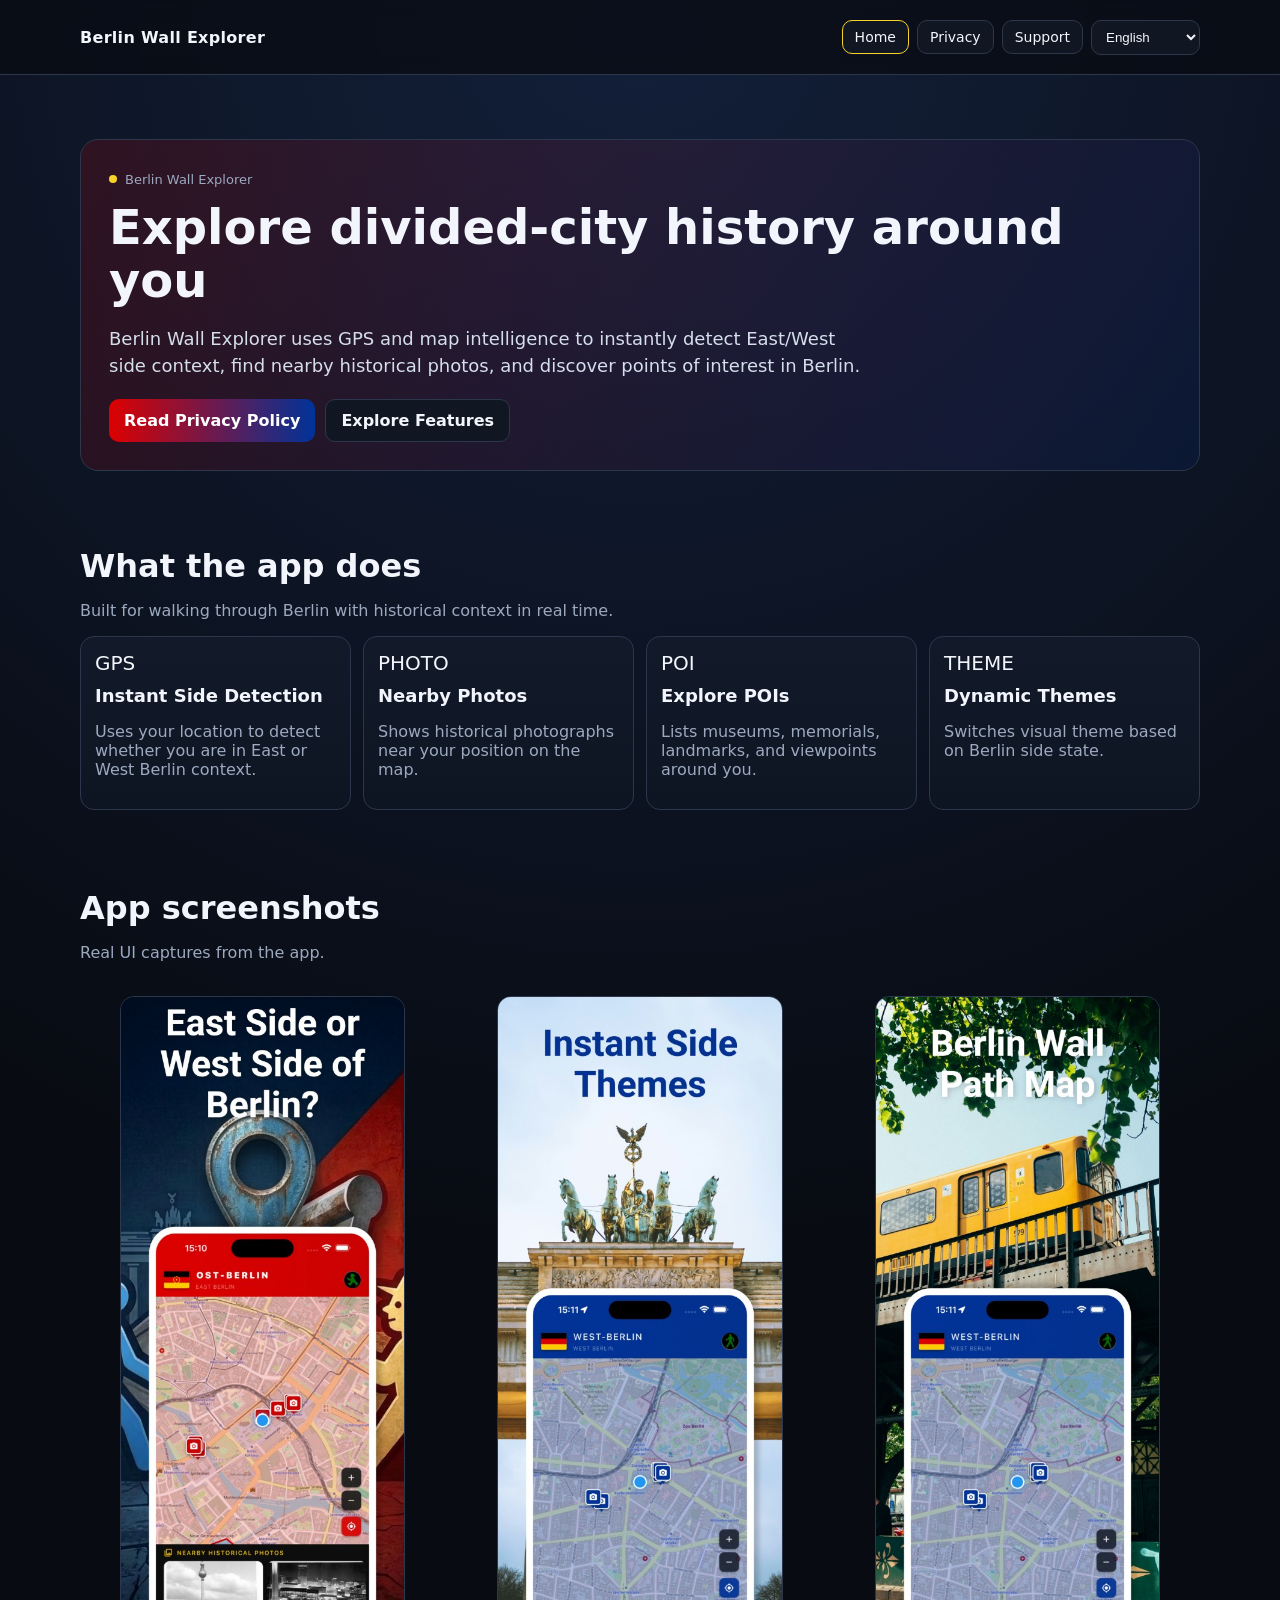
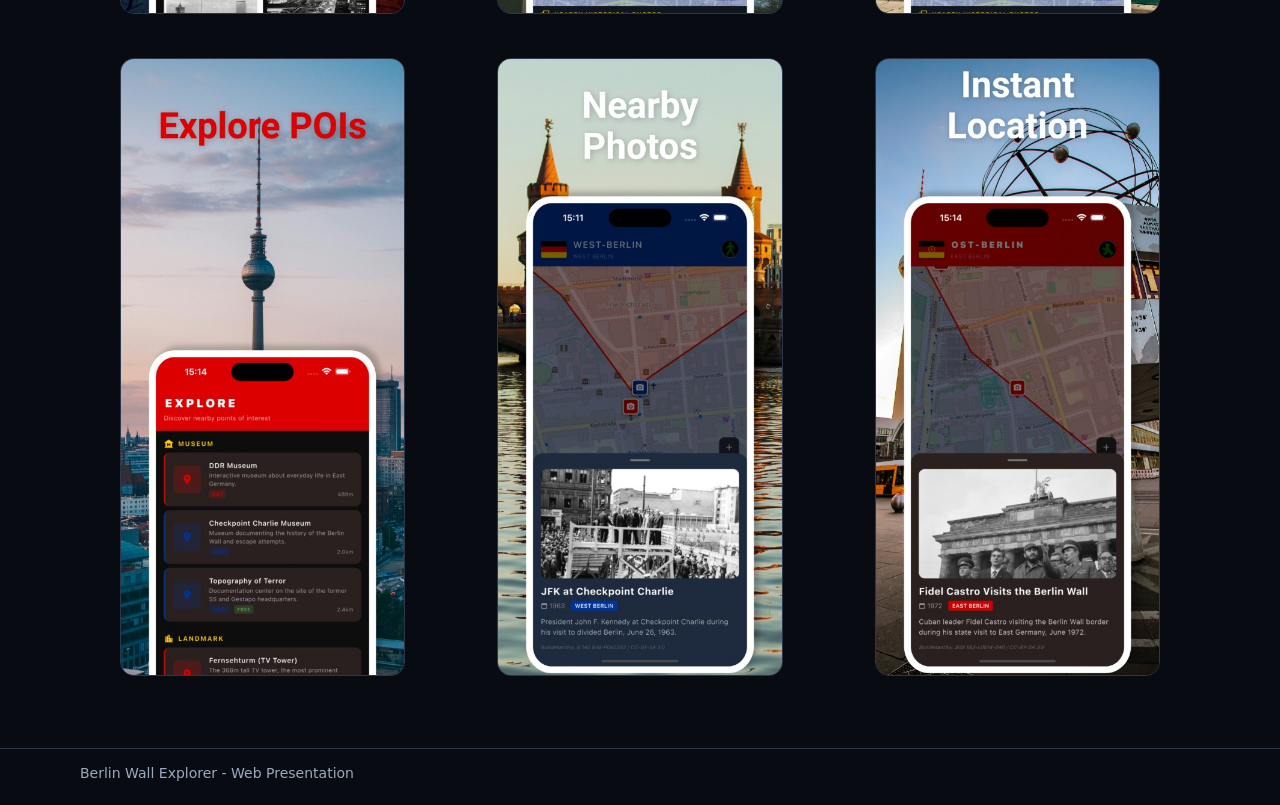
<file: index.html>
<!doctype html>
<html lang="en">
  <head>
    <meta charset="UTF-8" />
    <meta name="viewport" content="width=device-width, initial-scale=1.0" />
    <title>Berlin Wall Explorer</title>
    <meta
      name="description"
      content="Berlin Wall Explorer - GPS based East/West discovery, nearby photos and POIs in Berlin."
    />
    <link rel="stylesheet" href="assets/styles.css" />
  </head>
  <body>
    <header class="site-header">
      <div class="container header-inner">
        <a class="brand" data-link="home" href="./">Berlin Wall Explorer</a>
        <nav class="nav">
          <a class="nav-link active" data-link="home" href="./" data-i18n="home">Home</a>
          <a class="nav-link" data-link="privacy" href="privacy/" data-i18n="privacy">Privacy</a>
          <a class="nav-link" data-link="support" href="support/" data-i18n="support">Support</a>
          <select id="lang-select" class="lang-select" aria-label="Language selector"></select>
        </nav>
      </div>
    </header>

    <main>
      <section class="hero">
        <div class="container">
          <div class="hero-card">
            <div class="hero-content">
              <div class="eyebrow">
                <span class="eyebrow-dot"></span>
                <span data-i18n="heroEyebrow">Berlin Wall Explorer</span>
              </div>
              <h1 data-i18n="heroTitle">Explore divided-city history around you</h1>
              <p class="lead" data-i18n="heroLead">
                Berlin Wall Explorer uses GPS and map intelligence to instantly detect East/West side context, find nearby
                historical photos, and discover points of interest in Berlin.
              </p>
              <div class="cta-row">
                <a class="btn primary" data-link="privacy" href="privacy/" data-i18n="ctaPrivacy">Read Privacy Policy</a>
                <a class="btn secondary" href="#features" data-i18n="ctaStart">Explore Features</a>
              </div>
            </div>
          </div>
        </div>
      </section>

      <section id="features" class="section">
        <div class="container">
          <h2 data-i18n="featuresTitle">What the app does</h2>
          <p data-i18n="featuresLead">Built for walking through Berlin with historical context in real time.</p>
          <div class="feature-grid">
            <article class="feature">
              <div class="icon">GPS</div>
              <h3 data-i18n="f1Title">Instant Side Detection</h3>
              <p data-i18n="f1Body">Uses your location to detect whether you are in East or West Berlin context.</p>
            </article>
            <article class="feature">
              <div class="icon">PHOTO</div>
              <h3 data-i18n="f2Title">Nearby Photos</h3>
              <p data-i18n="f2Body">Shows historical photographs near your position on the map.</p>
            </article>
            <article class="feature">
              <div class="icon">POI</div>
              <h3 data-i18n="f3Title">Explore POIs</h3>
              <p data-i18n="f3Body">Lists museums, memorials, landmarks, and viewpoints around you.</p>
            </article>
            <article class="feature">
              <div class="icon">THEME</div>
              <h3 data-i18n="f4Title">Dynamic Themes</h3>
              <p data-i18n="f4Body">Switches visual theme based on Berlin side state.</p>
            </article>
          </div>
        </div>
      </section>

      <section class="section">
        <div class="container">
          <h2 data-i18n="screenshotsTitle">App screenshots</h2>
          <p data-i18n="screenshotsLead">Real UI captures from the app.</p>
          <div class="gallery">
            <figure class="gallery-item"><img src="assets/screens/01.png" alt="Screenshot 1" loading="lazy" /></figure>
            <figure class="gallery-item"><img src="assets/screens/02.png" alt="Screenshot 2" loading="lazy" /></figure>
            <figure class="gallery-item"><img src="assets/screens/03.png" alt="Screenshot 3" loading="lazy" /></figure>
            <figure class="gallery-item"><img src="assets/screens/04.png" alt="Screenshot 4" loading="lazy" /></figure>
            <figure class="gallery-item"><img src="assets/screens/05.png" alt="Screenshot 5" loading="lazy" /></figure>
            <figure class="gallery-item"><img src="assets/screens/06.png" alt="Screenshot 6" loading="lazy" /></figure>
          </div>
        </div>
      </section>
    </main>

    <footer class="footer">
      <div class="container" data-i18n="footerText">Berlin Wall Explorer - Web Presentation</div>
    </footer>

    <script src="assets/site.js"></script>
  </body>
</html>
</file>
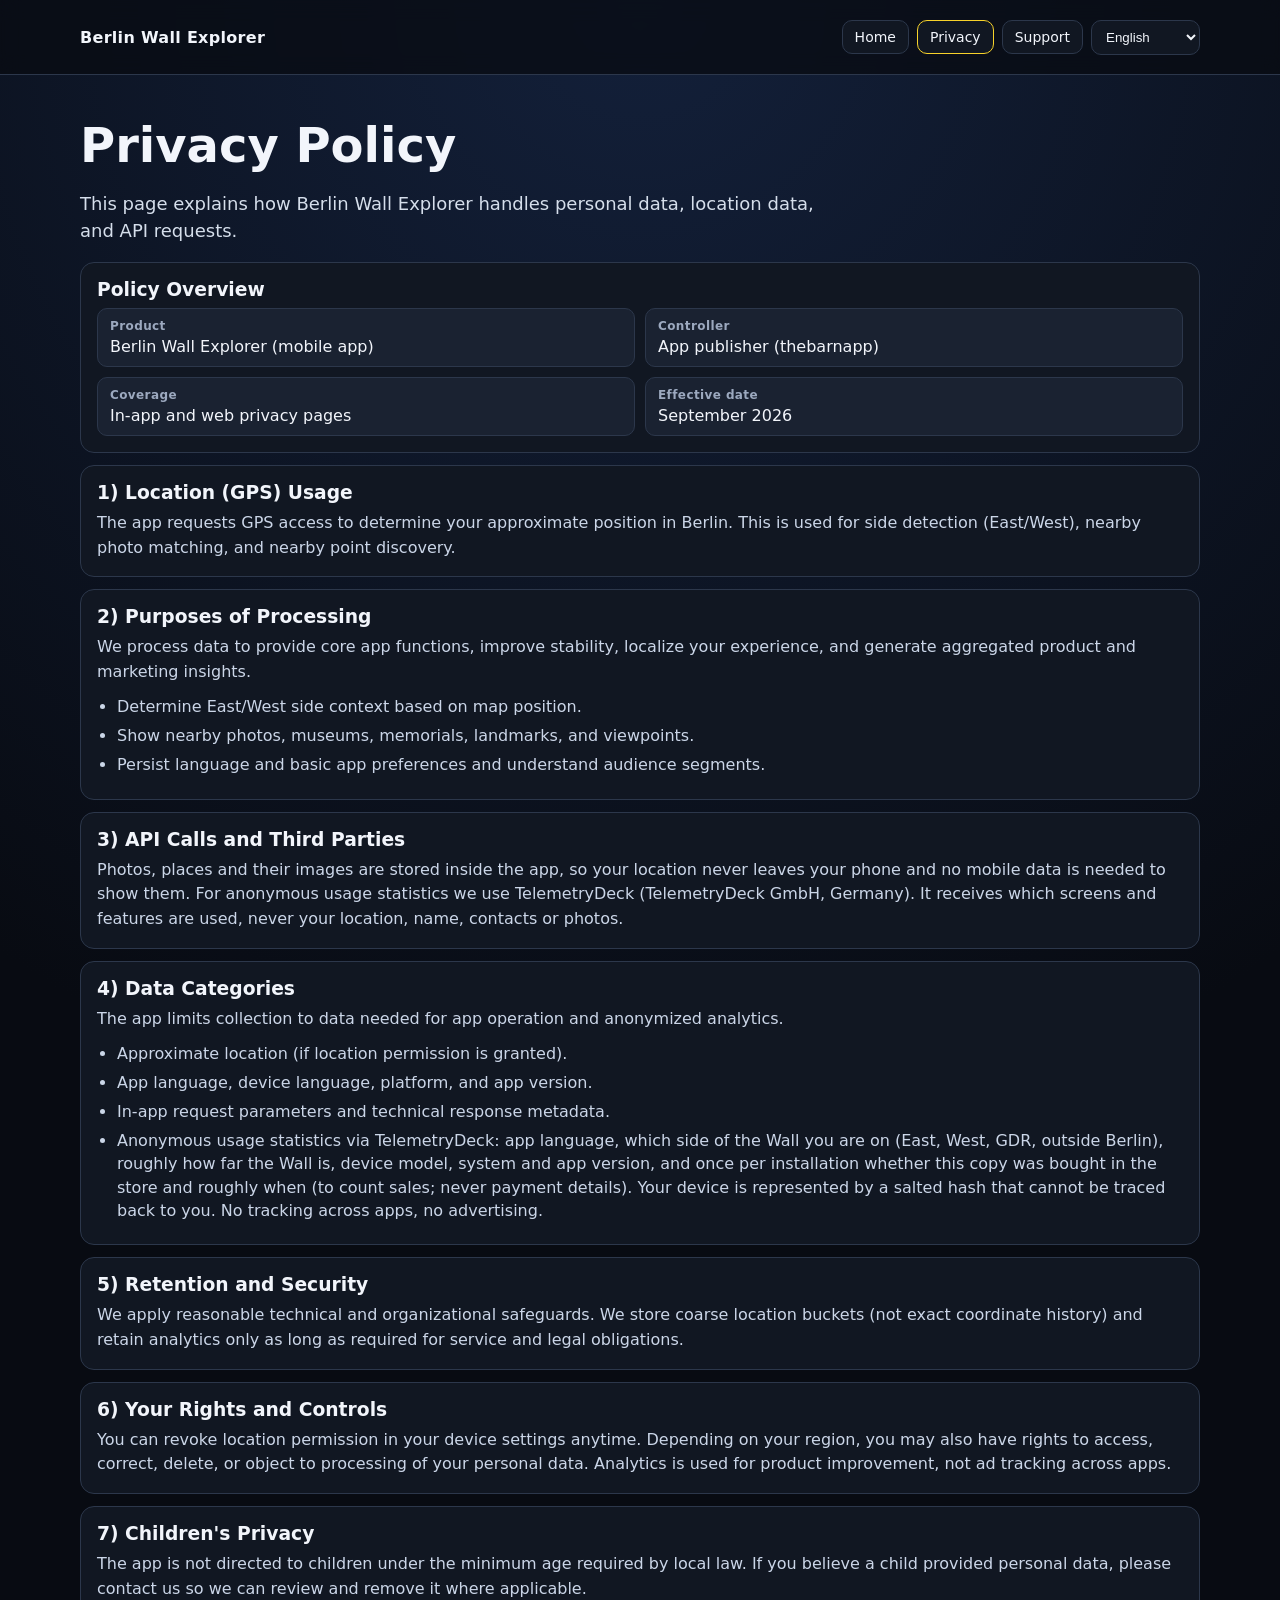
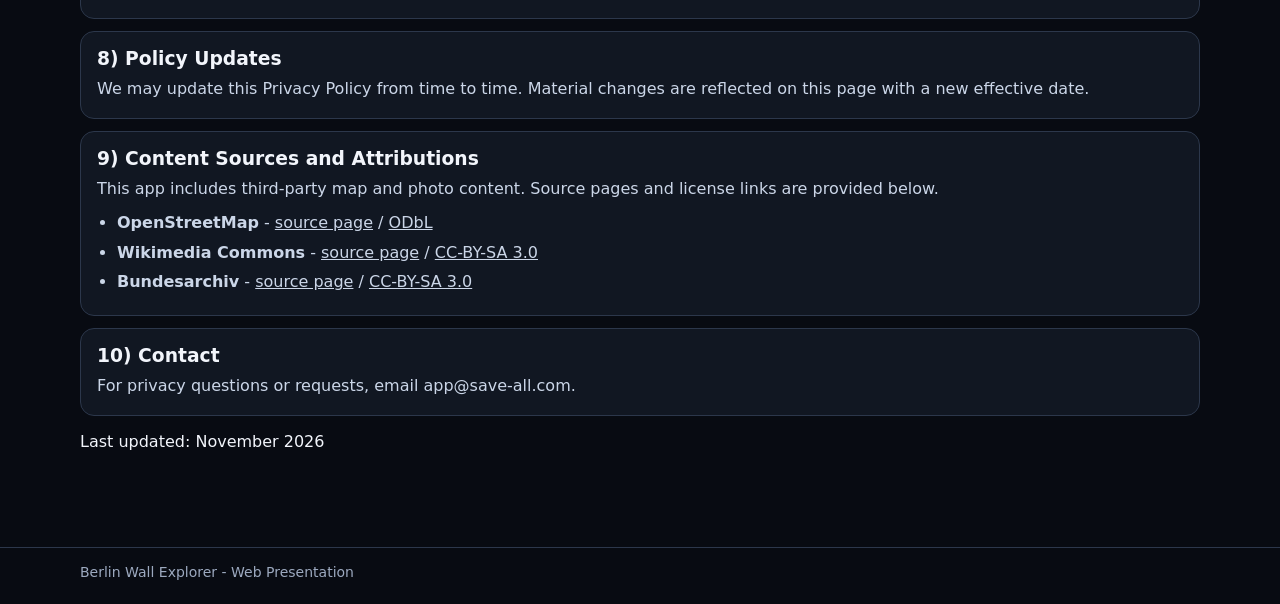
<file: privacy/index.html>
<!doctype html>
<html lang="en">
  <head>
    <meta charset="UTF-8" />
    <meta name="viewport" content="width=device-width, initial-scale=1.0" />
    <title>Privacy Policy | Berlin Wall Explorer</title>
    <meta
      name="description"
      content="Privacy policy for Berlin Wall Explorer and details about GPS, API usage and anonymous analytics."
    />
    <link rel="stylesheet" href="../assets/styles.css" />
  </head>
  <body>
    <header class="site-header">
      <div class="container header-inner">
        <a class="brand" data-link="home" href="../">Berlin Wall Explorer</a>
        <nav class="nav">
          <a class="nav-link" data-link="home" href="../" data-i18n="home">Home</a>
          <a class="nav-link active" data-link="privacy" href="./" data-i18n="privacy">Privacy</a>
          <a class="nav-link" data-link="support" href="../support/" data-i18n="support">Support</a>
          <select id="lang-select" class="lang-select" aria-label="Language selector"></select>
        </nav>
      </div>
    </header>

    <main class="privacy-wrap">
      <div class="container">
        <h1 data-i18n="privacyTitle">Privacy Policy</h1>
        <p class="lead" data-i18n="privacyLead">
          This page explains how Berlin Wall Explorer handles personal data, location data, and API requests.
        </p>

        <section class="privacy-block">
          <h3 data-i18n="pmTitle">Policy Overview</h3>
          <div class="privacy-meta-grid">
            <div><strong data-i18n="pm1">Product</strong><span data-i18n="pm1v">Berlin Wall Explorer (mobile app)</span></div>
            <div><strong data-i18n="pm2">Controller</strong><span data-i18n="pm2v">App publisher (thebarnapp)</span></div>
            <div><strong data-i18n="pm3">Coverage</strong><span data-i18n="pm3v">In-app and web privacy pages</span></div>
            <div><strong data-i18n="pm4">Effective date</strong><span data-i18n="pm4v">September 2026</span></div>
          </div>
        </section>

        <section class="privacy-block">
          <h3 data-i18n="pp1Title">1) Location (GPS) Usage</h3>
          <p data-i18n="pp1Body">
            The app requests GPS access to determine your approximate position in Berlin. This is used for side detection
            (East/West), nearby photo matching, and nearby point discovery.
          </p>
        </section>

        <section class="privacy-block">
          <h3 data-i18n="pp2Title">2) Purposes of Processing</h3>
          <p data-i18n="pp2Body">
            We process data to provide core app functions, improve stability, and localize your experience.
          </p>
          <ul>
            <li data-i18n="pp2List1">Determine East/West side context based on map position.</li>
            <li data-i18n="pp2List2">Show nearby photos, museums, memorials, landmarks, and viewpoints.</li>
            <li data-i18n="pp2List3">Persist language and basic app preferences.</li>
          </ul>
        </section>

        <section class="privacy-block">
          <h3 data-i18n="pp3Title">3) API Calls and Third Parties</h3>
          <p data-i18n="pp3Body">
            Photos, places and their images are stored inside the app, so your location never leaves your phone and no mobile data is needed to show them. For anonymous usage statistics we use TelemetryDeck (TelemetryDeck GmbH, Germany). It receives which screens and features are used, never your location, name, contacts or photos.
          </p>
        </section>

        <section class="privacy-block">
          <h3 data-i18n="pp4Title">4) Data Categories</h3>
          <p data-i18n="pp4Body">
            The app limits collection to data needed for app operation.
          </p>
          <ul>
            <li data-i18n="pp4List1">Approximate location (if location permission is granted).</li>
            <li data-i18n="pp4List2">Language preference and basic app configuration.</li>
            <li data-i18n="pp4List3">In-app request parameters and technical response metadata.</li>
            <li data-i18n="pp4List4">Anonymous usage statistics via TelemetryDeck: app language, which side of the Wall you are on (East, West, GDR, outside Berlin), roughly how far the Wall is, device model, system and app version, and once per installation whether this copy was bought in the store and roughly when (to count sales; never payment details). Your device is represented by a salted hash that cannot be traced back to you. No tracking across apps, no advertising.</li>
          </ul>
        </section>

        <section class="privacy-block">
          <h3 data-i18n="pp5Title">5) Retention and Security</h3>
          <p data-i18n="pp5Body">
            We apply reasonable technical and organizational safeguards. Data is retained only as long as required for the
            relevant service purpose and legal obligations.
          </p>
        </section>

        <section class="privacy-block">
          <h3 data-i18n="pp6Title">6) Your Rights and Controls</h3>
          <p data-i18n="pp6Body">
            You can revoke location permission in your device settings anytime. Depending on your region, you may also have
            rights to access, correct, delete, or object to processing of your personal data.
          </p>
        </section>

        <section class="privacy-block">
          <h3 data-i18n="pp7Title">7) Children's Privacy</h3>
          <p data-i18n="pp7Body">
            The app is not directed to children under the minimum age required by local law. If you believe a child provided
            personal data, please contact us so we can review and remove it where applicable.
          </p>
        </section>

        <section class="privacy-block">
          <h3 data-i18n="pp8Title">8) Policy Updates</h3>
          <p data-i18n="pp8Body">
            We may update this Privacy Policy from time to time. Material changes are reflected on this page with a new
            effective date.
          </p>
        </section>

        <section class="privacy-block">
          <h3 data-i18n="sourcesTitle">Content Sources and Attributions</h3>
          <p data-i18n="sourcesBody">
            This app includes third-party map and photo content. Source pages and license links are provided below.
          </p>
          <ul>
            <li>
              <strong>OpenStreetMap</strong> -
              <a href="https://www.openstreetmap.org/copyright" target="_blank" rel="noopener noreferrer" data-i18n="sourcePageLabel">source page</a>
              /
              <a href="https://opendatacommons.org/licenses/odbl/" target="_blank" rel="noopener noreferrer">ODbL</a>
            </li>
            <li>
              <strong>Wikimedia Commons</strong> -
              <a href="https://commons.wikimedia.org/" target="_blank" rel="noopener noreferrer" data-i18n="sourcePageLabel">source page</a>
              /
              <a href="https://creativecommons.org/licenses/by-sa/3.0/" target="_blank" rel="noopener noreferrer">CC-BY-SA 3.0</a>
            </li>
            <li>
              <strong>Bundesarchiv</strong> -
              <a href="https://www.bundesarchiv.de/" target="_blank" rel="noopener noreferrer" data-i18n="sourcePageLabel">source page</a>
              /
              <a href="https://creativecommons.org/licenses/by-sa/3.0/" target="_blank" rel="noopener noreferrer">CC-BY-SA 3.0</a>
            </li>
          </ul>
        </section>

        <section class="privacy-block">
          <h3 data-i18n="pp9Title">10) Contact</h3>
          <p data-i18n="pp9Body">For privacy questions or requests, email <a href="mailto:app@save-all.com">app@save-all.com</a>.</p>
        </section>

        <p data-i18n="updated">Last updated: November 2026</p>
      </div>
    </main>

    <footer class="footer">
      <div class="container" data-i18n="footerText">Berlin Wall Explorer - Web Presentation</div>
    </footer>

    <script src="../assets/site.js"></script>
  </body>
</html>
</file>
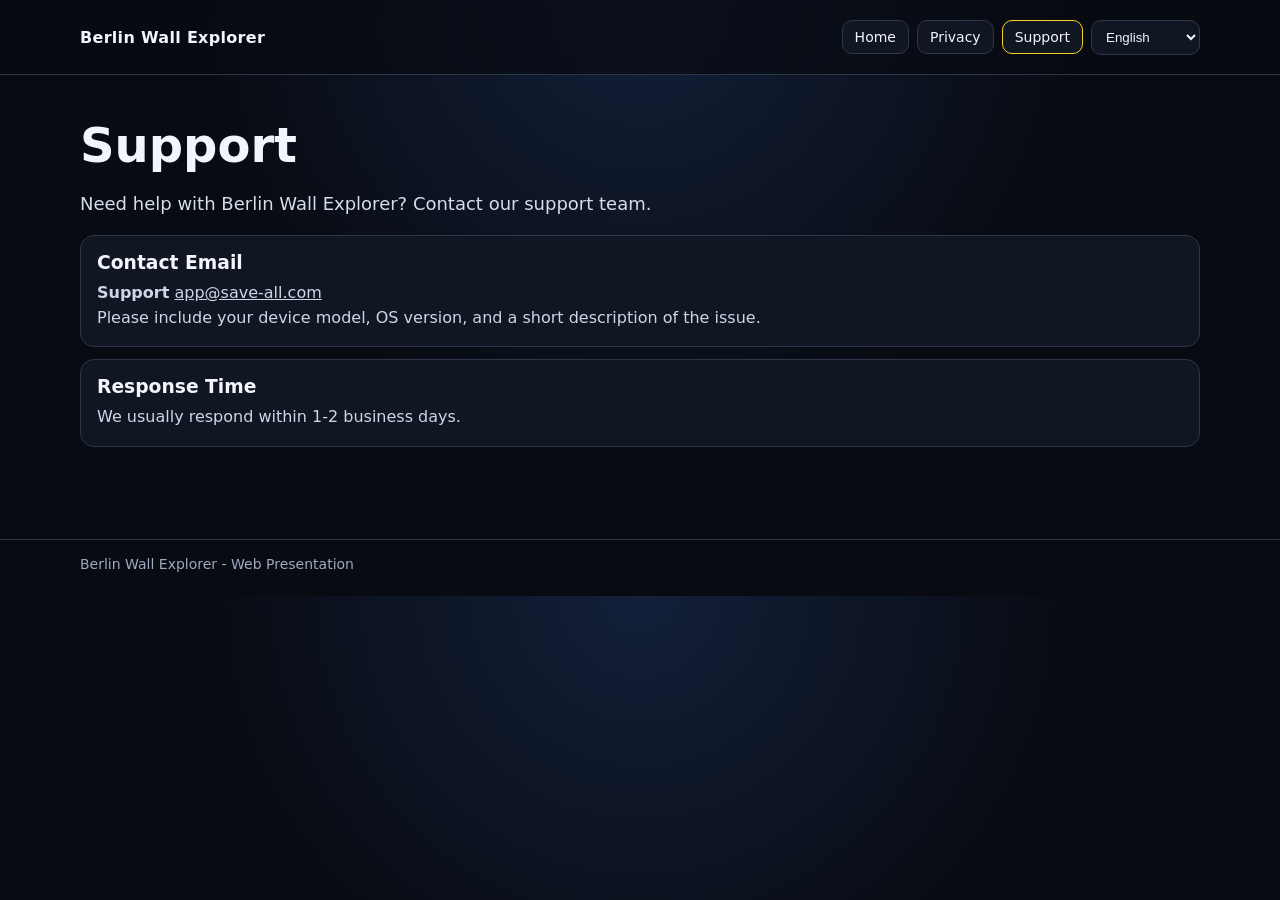
<file: support/index.html>
<!doctype html>
<html lang="en">
  <head>
    <meta charset="UTF-8" />
    <meta name="viewport" content="width=device-width, initial-scale=1.0" />
    <title>Support | Berlin Wall Explorer</title>
    <meta
      name="description"
      content="Support page for Berlin Wall Explorer. Contact us for app support and technical issues."
    />
    <link rel="stylesheet" href="../assets/styles.css" />
  </head>
  <body>
    <header class="site-header">
      <div class="container header-inner">
        <a class="brand" data-link="home" href="../">Berlin Wall Explorer</a>
        <nav class="nav">
          <a class="nav-link" data-link="home" href="../" data-i18n="home">Home</a>
          <a class="nav-link" data-link="privacy" href="../privacy/" data-i18n="privacy">Privacy</a>
          <a class="nav-link active" data-link="support" href="./" data-i18n="support">Support</a>
          <select id="lang-select" class="lang-select" aria-label="Language selector"></select>
        </nav>
      </div>
    </header>

    <main class="privacy-wrap">
      <div class="container">
        <h1 data-i18n="supportTitle">Support</h1>
        <p class="lead" data-i18n="supportLead">
          Need help with Berlin Wall Explorer? Contact our support team.
        </p>

        <section class="privacy-block">
          <h3 data-i18n="supportContactTitle">Contact Email</h3>
          <p>
            <strong data-i18n="supportEmailLabel">Support:</strong>
            <a href="mailto:app@save-all.com">app@save-all.com</a>
          </p>
          <p data-i18n="supportContactBody">
            Please include your device model, OS version, and a short description of the issue.
          </p>
        </section>

        <section class="privacy-block">
          <h3 data-i18n="supportResponseTitle">Response Time</h3>
          <p data-i18n="supportResponseBody">
            We usually respond within 1-2 business days.
          </p>
        </section>
      </div>
    </main>

    <footer class="footer">
      <div class="container" data-i18n="footerText">Berlin Wall Explorer - Web Presentation</div>
    </footer>

    <script src="../assets/site.js"></script>
  </body>
</html>
</file>
<file: assets/styles.css>
:root {
  --bg: #080b12;
  --surface: #111722;
  --surface-2: #1a2231;
  --text: #f2f5fb;
  --muted: #9ca9bf;
  --east: #dd0000;
  --west: #003399;
  --accent: #f7d22a;
  --border: #2c374b;
}

* {
  box-sizing: border-box;
}

html,
body {
  margin: 0;
  padding: 0;
  font-family: Inter, system-ui, -apple-system, Segoe UI, Roboto, Arial, sans-serif;
  background: radial-gradient(circle at top, #13203a, var(--bg) 50%);
  color: var(--text);
}

a {
  color: inherit;
}

.container {
  width: min(1120px, 92vw);
  margin: 0 auto;
}

.site-header {
  position: sticky;
  top: 0;
  backdrop-filter: blur(10px);
  background: rgba(8, 11, 18, 0.75);
  border-bottom: 1px solid var(--border);
  z-index: 20;
}

.header-inner {
  min-height: 74px;
  display: flex;
  align-items: center;
  justify-content: space-between;
  gap: 16px;
}

.brand {
  font-weight: 800;
  letter-spacing: 0.3px;
  text-decoration: none;
}

.nav {
  display: flex;
  align-items: center;
  gap: 8px;
  flex-wrap: wrap;
}

.nav-link,
.lang-btn {
  text-decoration: none;
  color: var(--text);
  border: 1px solid var(--border);
  background: var(--surface);
  padding: 8px 12px;
  border-radius: 10px;
  cursor: pointer;
  font-size: 14px;
}

.nav-link.active {
  border-color: var(--accent);
}

.lang-select {
  border: 1px solid var(--border);
  background: var(--surface);
  color: var(--text);
  border-radius: 10px;
  padding: 8px 10px;
}

.hero {
  padding: 64px 0 24px;
}

.hero-card {
  border: 1px solid var(--border);
  border-radius: 18px;
  overflow: hidden;
  background: linear-gradient(125deg, rgba(221, 0, 0, 0.16), rgba(0, 51, 153, 0.14));
}

.hero-content {
  padding: 28px;
}

.eyebrow {
  display: inline-flex;
  gap: 8px;
  align-items: center;
  font-size: 13px;
  color: var(--muted);
}

.eyebrow-dot {
  width: 8px;
  height: 8px;
  background: var(--accent);
  border-radius: 999px;
}

h1 {
  font-size: clamp(30px, 5vw, 48px);
  line-height: 1.1;
  margin: 14px 0;
}

.lead {
  color: #d5deeb;
  max-width: 760px;
  font-size: 18px;
  line-height: 1.5;
}

.cta-row {
  margin-top: 20px;
  display: flex;
  gap: 10px;
  flex-wrap: wrap;
}

.btn {
  border: 0;
  border-radius: 10px;
  padding: 11px 15px;
  text-decoration: none;
  font-weight: 600;
  display: inline-flex;
  align-items: center;
}

.btn.primary {
  background: linear-gradient(90deg, var(--east), var(--west));
  color: #fff;
}

.btn.secondary {
  border: 1px solid var(--border);
  background: var(--surface);
  color: var(--text);
}

.section {
  padding: 26px 0;
}

.section h2 {
  font-size: clamp(22px, 4vw, 32px);
  margin-bottom: 10px;
}

.section p {
  color: var(--muted);
}

.feature-grid {
  display: grid;
  grid-template-columns: repeat(4, minmax(0, 1fr));
  gap: 12px;
  margin-top: 16px;
}

.feature {
  border: 1px solid var(--border);
  background: linear-gradient(180deg, #121a2a, #0e1522);
  border-radius: 14px;
  padding: 14px;
}

.feature .icon {
  font-size: 20px;
}

.feature h3 {
  margin: 10px 0 8px;
  font-size: 18px;
}

.gallery {
  display: grid;
  grid-template-columns: repeat(3, minmax(0, 1fr));
  gap: 12px;
  margin-top: 18px;
}

.gallery-item {
  border-radius: 14px;
  overflow: hidden;
  border: 1px solid var(--border);
  background: #0f1626;
}

.gallery-item img {
  display: block;
  width: 100%;
  height: auto;
}

.privacy-wrap {
  padding: 30px 0 50px;
}

.privacy-block {
  border: 1px solid var(--border);
  background: var(--surface);
  border-radius: 14px;
  padding: 16px;
  margin-bottom: 12px;
}

.privacy-block h3 {
  margin: 0 0 8px;
}

.privacy-block p {
  margin: 0;
  color: #cbd6e8;
  line-height: 1.55;
}

.privacy-block ul {
  margin: 10px 0 0 20px;
  padding: 0;
  color: #cbd6e8;
}

.privacy-block li {
  margin: 0 0 6px;
  line-height: 1.45;
}

.privacy-meta-grid {
  display: grid;
  grid-template-columns: repeat(2, minmax(0, 1fr));
  gap: 10px;
}

.privacy-meta-grid div {
  border: 1px solid var(--border);
  border-radius: 10px;
  background: var(--surface-2);
  padding: 10px 12px;
}

.privacy-meta-grid strong {
  display: block;
  font-size: 12px;
  color: var(--muted);
  margin-bottom: 4px;
  letter-spacing: 0.4px;
}

.footer {
  border-top: 1px solid var(--border);
  margin-top: 30px;
  padding: 16px 0 24px;
  color: var(--muted);
  font-size: 14px;
}

@media (max-width: 980px) {
  .feature-grid {
    grid-template-columns: repeat(2, minmax(0, 1fr));
  }

  .gallery {
    grid-template-columns: repeat(2, minmax(0, 1fr));
  }

  .privacy-meta-grid {
    grid-template-columns: 1fr;
  }
}

@media (max-width: 640px) {
  .header-inner {
    align-items: flex-start;
    padding: 12px 0;
  }

  .feature-grid,
  .gallery {
    grid-template-columns: 1fr;
  }

  .lead {
    font-size: 16px;
  }
}
</file>
